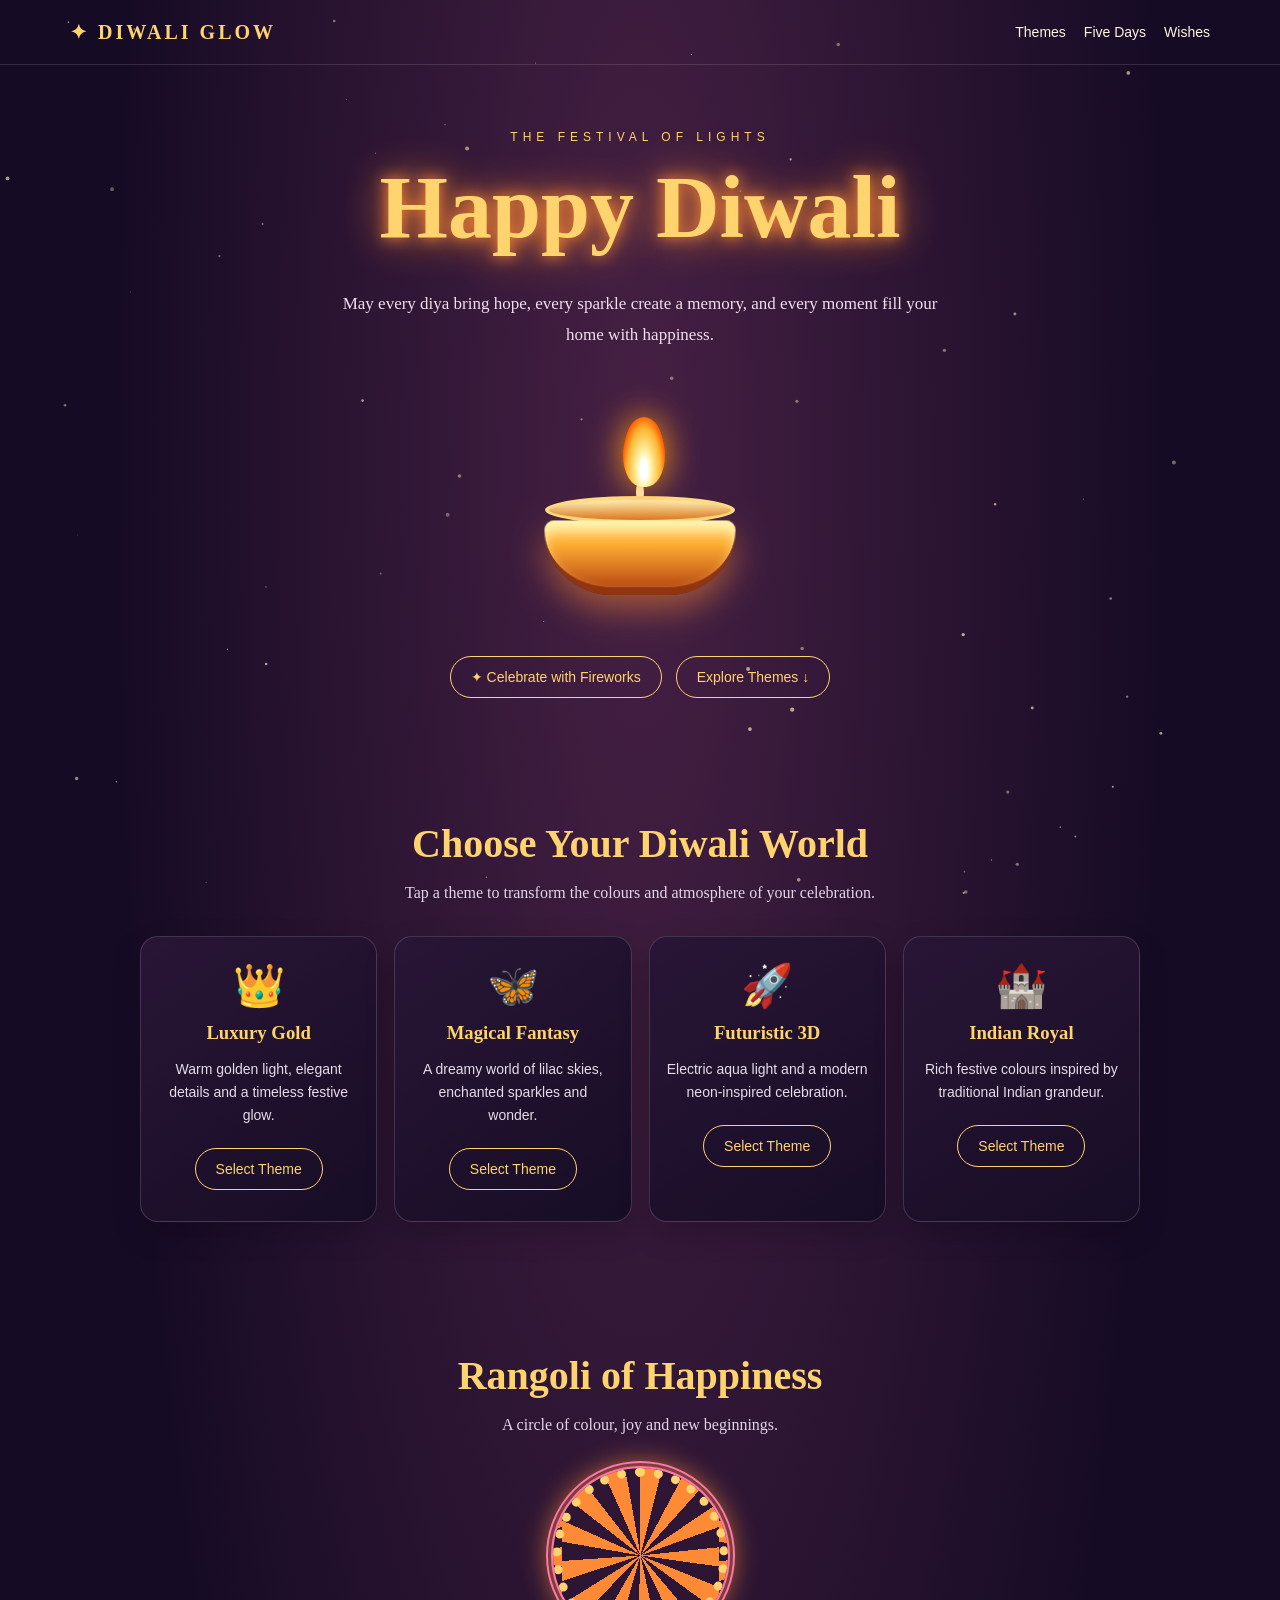
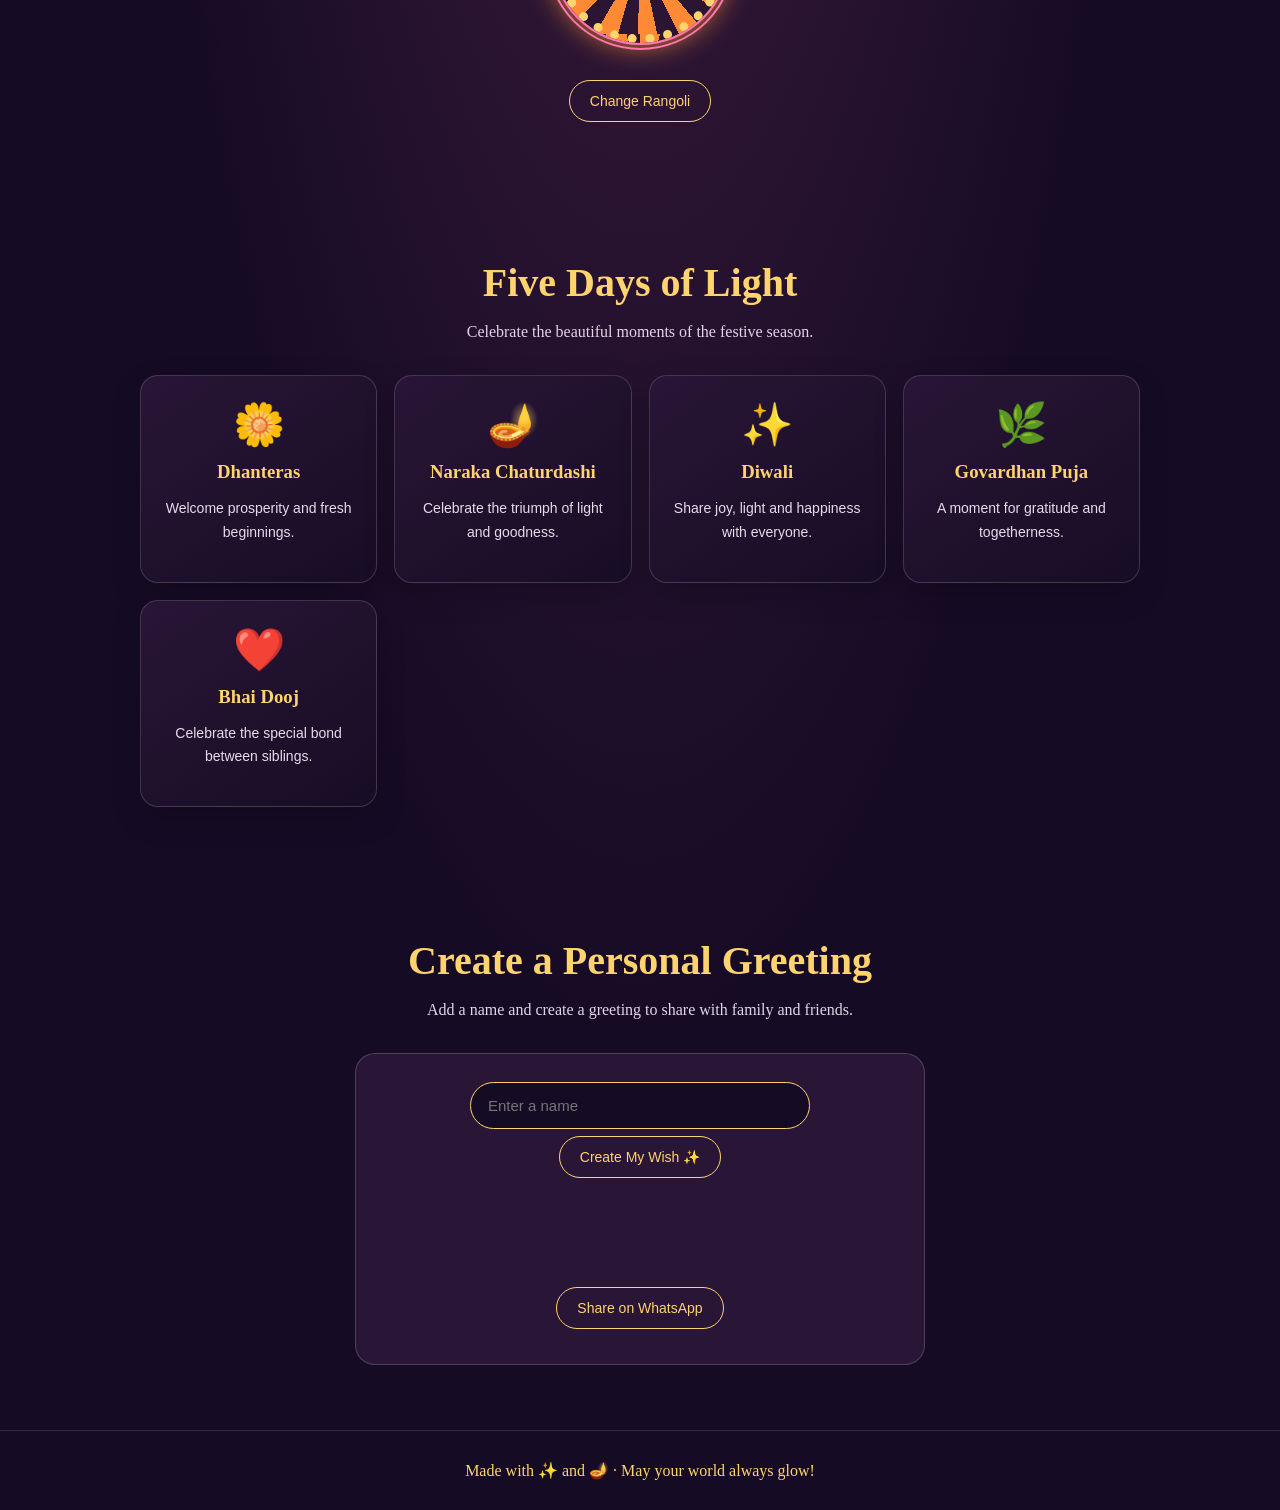
<file: index.html>
<!DOCTYPE html>
<html lang="en">
<head>
<meta charset="UTF-8">
<meta name="viewport" content="width=device-width, initial-scale=1.0">
<meta name="theme-color" content="#160b25">
<title>Diwali Glow</title>
<style>
:root{--bg:#160b25;--panel:#291536;--gold:#ffd36e;--accent:#ff8a35;--pink:#ff75ad;--text:#fff5e5}
*{box-sizing:border-box}html{scroll-behavior:smooth}
body{margin:0;background:radial-gradient(ellipse at 50% 15%,#462044 0%,var(--bg) 58%);color:var(--text);font-family:Georgia,serif;overflow-x:hidden}
body.fantasy{--bg:#10103a;--panel:#24245c;--gold:#d8b4ff;--accent:#9b5de5;--pink:#ff9de2}
body.future{--bg:#031d2c;--panel:#073b4c;--gold:#62ffe3;--accent:#00b4d8;--pink:#80eaff}
body.royal{--bg:#2b1016;--panel:#4a1c22;--gold:#ffd166;--accent:#d97706;--pink:#f4a261}
#sky{position:fixed;inset:0;pointer-events:none;z-index:0}
header,main,footer{position:relative;z-index:1}
header{display:flex;justify-content:space-between;align-items:center;padding:20px clamp(16px,6vw,70px);border-bottom:1px solid #ffffff20}
.brand{font-size:20px;letter-spacing:3px;color:var(--gold);font-weight:bold}
nav a{color:var(--text);text-decoration:none;margin-left:18px;font:14px Arial,sans-serif}
.hero{min-height:650px;display:flex;align-items:center;justify-content:center;flex-direction:column;text-align:center;padding:65px 18px 50px}
.eyebrow{letter-spacing:5px;color:var(--gold);font:12px Arial,sans-serif}
h1{font-size:clamp(44px,9vw,88px);line-height:1.05;margin:18px 0;color:var(--gold);text-shadow:0 0 15px var(--accent),0 0 42px var(--accent);animation:glow 2.2s ease-in-out infinite alternate}
@keyframes glow{to{text-shadow:0 0 24px var(--pink),0 0 65px var(--accent)}}
.hero p{max-width:600px;line-height:1.8;color:#f1dfed;font-size:17px}
.diya-scene{height:245px;width:260px;position:relative;perspective:700px;margin:18px auto}
.diya{position:absolute;left:35px;bottom:35px;width:190px;height:100px;transform-style:preserve-3d;animation:float 4s ease-in-out infinite}
.bowl{position:absolute;bottom:0;width:190px;height:76px;border-radius:15px 15px 100px 100px;background:linear-gradient(#ffe59a 0%,#ffad32 35%,#b94b13 100%);border-bottom:8px solid #8f3511;box-shadow:0 15px 35px #ff8a3580,inset 0 8px 12px #fff4b0;transform:rotateX(-8deg)}
.rim{position:absolute;top:0;width:190px;height:28px;border-radius:50%;background:linear-gradient(#fff2bb,#d8781c);border:4px solid #ffdc82}
.wick{position:absolute;top:-15px;left:91px;width:8px;height:23px;background:#fff0bd;border-radius:50%}
.flame{position:absolute;z-index:2;top:-79px;left:78px;width:42px;height:70px;border-radius:50% 50% 45% 45%;transform-origin:bottom;background:radial-gradient(ellipse at 50% 75%,#fff 0 12%,#fff1a3 25%,#ffb32e 56%,#ff5a00 74%,transparent 76%);filter:drop-shadow(0 0 17px #ff9b19);animation:flicker .55s infinite alternate}
@keyframes flicker{to{transform:rotate(7deg) scale(1.08)}}@keyframes float{50%{transform:translateY(-13px) rotateY(9deg)}}
button{border:1px solid var(--gold);border-radius:30px;padding:12px 20px;margin:7px;background:transparent;color:var(--gold);font-size:14px;cursor:pointer;transition:.25s}
button:hover{background:var(--gold);color:#1b1020;box-shadow:0 0 20px var(--accent);transform:translateY(-2px)}
section{padding:65px 18px;text-align:center}h2{font-size:clamp(28px,5vw,40px);color:var(--gold);margin:0 0 12px}
.lead{max-width:650px;margin:0 auto 30px;color:#e3d5e8;line-height:1.7}
.grid{max-width:1000px;margin:auto;display:grid;grid-template-columns:repeat(auto-fit,minmax(190px,1fr));gap:17px}
.card{background:linear-gradient(145deg,var(--panel),#170d25);border:1px solid #ffffff28;border-radius:18px;padding:24px 17px;box-shadow:0 12px 30px #0003;transition:.3s}
.card:hover{transform:translateY(-7px);border-color:var(--gold);box-shadow:0 0 24px #ffb52e35}
.emoji{font-size:42px;margin-bottom:12px}.card h3{color:var(--gold);margin:5px 0 10px}.card p{font:14px/1.65 Arial,sans-serif;color:#e6dce9}
.rangoli{width:175px;height:175px;margin:30px auto;border-radius:50%;border:9px dotted var(--gold);outline:7px double var(--pink);background:repeating-conic-gradient(var(--accent) 0 14deg,transparent 14deg 28deg);box-shadow:0 0 30px var(--accent);animation:spin 20s linear infinite}
@keyframes spin{to{transform:rotate(360deg)}}
.wishbox{max-width:570px;margin:auto;padding:28px 18px;background:var(--panel);border:1px solid #ffffff30;border-radius:20px}
input{width:min(90%,340px);padding:14px 17px;border:1px solid var(--gold);border-radius:28px;background:#160b25;color:white;font-size:15px;outline:none}
#wish{min-height:55px;margin:20px auto;color:var(--gold);font-size:19px;line-height:1.6}
footer{text-align:center;padding:30px 15px;border-top:1px solid #ffffff20;color:var(--gold)}
@media(max-width:600px){header{flex-direction:column;gap:14px}nav a{margin:0 8px}.hero{min-height:600px}}
</style>
</head>
<body>
<canvas id="sky"></canvas>
<header><div class="brand">✦ DIWALI GLOW</div><nav><a href="#themes">Themes</a><a href="#days">Five Days</a><a href="#wishbox">Wishes</a></nav></header>
<main>
<section class="hero">
<div class="eyebrow">THE FESTIVAL OF LIGHTS</div><h1>Happy Diwali</h1>
<p>May every diya bring hope, every sparkle create a memory, and every moment fill your home with happiness.</p>
<div class="diya-scene" aria-label="Animated glowing diya"><div class="diya"><div class="flame"></div><div class="wick"></div><div class="rim"></div><div class="bowl"></div></div></div>
<div><button onclick="burst()">✦ Celebrate with Fireworks</button><button onclick="document.querySelector('#themes').scrollIntoView({behavior:'smooth'})">Explore Themes ↓</button></div>
</section>
<section id="themes"><h2>Choose Your Diwali World</h2><p class="lead">Tap a theme to transform the colours and atmosphere of your celebration.</p>
<div class="grid">
<article class="card"><div class="emoji">👑</div><h3>Luxury Gold</h3><p>Warm golden light, elegant details and a timeless festive glow.</p><button onclick="setTheme('')">Select Theme</button></article>
<article class="card"><div class="emoji">🦋</div><h3>Magical Fantasy</h3><p>A dreamy world of lilac skies, enchanted sparkles and wonder.</p><button onclick="setTheme('fantasy')">Select Theme</button></article>
<article class="card"><div class="emoji">🚀</div><h3>Futuristic 3D</h3><p>Electric aqua light and a modern neon-inspired celebration.</p><button onclick="setTheme('future')">Select Theme</button></article>
<article class="card"><div class="emoji">🏰</div><h3>Indian Royal</h3><p>Rich festive colours inspired by traditional Indian grandeur.</p><button onclick="setTheme('royal')">Select Theme</button></article>
</div></section>
<section><h2>Rangoli of Happiness</h2><p class="lead">A circle of colour, joy and new beginnings.</p><div class="rangoli"></div><button onclick="newRangoli()">Change Rangoli</button></section>
<section id="days"><h2>Five Days of Light</h2><p class="lead">Celebrate the beautiful moments of the festive season.</p>
<div class="grid">
<article class="card"><div class="emoji">🌼</div><h3>Dhanteras</h3><p>Welcome prosperity and fresh beginnings.</p></article>
<article class="card"><div class="emoji">🪔</div><h3>Naraka Chaturdashi</h3><p>Celebrate the triumph of light and goodness.</p></article>
<article class="card"><div class="emoji">✨</div><h3>Diwali</h3><p>Share joy, light and happiness with everyone.</p></article>
<article class="card"><div class="emoji">🌿</div><h3>Govardhan Puja</h3><p>A moment for gratitude and togetherness.</p></article>
<article class="card"><div class="emoji">❤️</div><h3>Bhai Dooj</h3><p>Celebrate the special bond between siblings.</p></article>
</div></section>
<section id="wishbox"><h2>Create a Personal Greeting</h2><p class="lead">Add a name and create a greeting to share with family and friends.</p>
<div class="wishbox"><input id="person" type="text" maxlength="35" placeholder="Enter a name"><div><button onclick="makeWish()">Create My Wish ✨</button></div><div id="wish" aria-live="polite"></div><button onclick="shareWish()">Share on WhatsApp</button></div></section>
</main>
<footer>Made with ✨ and 🪔 · May your world always glow!</footer>
<script>
function setTheme(name){document.body.className=name}
const rangoli=document.querySelector('.rangoli');
const styles=['repeating-conic-gradient(#ff8a35 0 14deg,transparent 14deg 28deg)','repeating-conic-gradient(#9b5de5 0 14deg,#ff9de2 14deg 28deg,transparent 28deg 42deg)','repeating-conic-gradient(#00b4d8 0 14deg,#62ffe3 14deg 28deg,transparent 28deg 42deg)','repeating-conic-gradient(#d97706 0 14deg,#ffd166 14deg 28deg,transparent 28deg 42deg)','repeating-conic-gradient(#ff4d8d 0 14deg,#ffe66d 14deg 28deg,transparent 28deg 42deg)'];
let ri=0;function newRangoli(){ri=(ri+1)%styles.length;rangoli.style.background=styles[ri]}
function makeWish(){const name=document.getElementById('person').value.trim();if(!name){alert('Please enter a name first.');return}document.getElementById('wish').textContent='✨ Happy Diwali, '+name+'! May your days be bright, your heart be happy, and your year be filled with wonderful moments. 🪔'}
function shareWish(){const msg=document.getElementById('wish').textContent;if(!msg){alert('Create your greeting first.');return}window.open('https://wa.me/?text='+encodeURIComponent(msg),'_blank')}
const canvas=document.getElementById('sky'),ctx=canvas.getContext('2d');let W=0,H=0,particles=[],stars=[];
function resize(){W=canvas.width=innerWidth;H=canvas.height=innerHeight;stars=Array.from({length:65},()=>({x:Math.random()*W,y:Math.random()*H,r:Math.random()*1.7+.4,a:Math.random()}))}
addEventListener('resize',resize);resize();
function burst(){for(let k=0;k<3;k++){const x=Math.random()*W,y=Math.random()*H*.55;for(let i=0;i<55;i++){const a=Math.PI*2*i/55,s=Math.random()*3.8+1;particles.push({x,y,vx:Math.cos(a)*s,vy:Math.sin(a)*s,life:65,max:65,h:Math.random()*55+25})}}}
function animate(){ctx.clearRect(0,0,W,H);stars.forEach(s=>{s.a+=.025;ctx.globalAlpha=.3+.45*Math.abs(Math.sin(s.a));ctx.fillStyle='#fff2c6';ctx.beginPath();ctx.arc(s.x,s.y,s.r,0,Math.PI*2);ctx.fill()});ctx.globalAlpha=1;particles.forEach((p,i)=>{p.x+=p.vx;p.y+=p.vy;p.vy+=.025;p.life--;ctx.globalAlpha=Math.max(0,p.life/p.max);ctx.fillStyle='hsl('+p.h+',100%,65%)';ctx.beginPath();ctx.arc(p.x,p.y,2.2,0,Math.PI*2);ctx.fill();if(p.life<=0)particles.splice(i,1)});ctx.globalAlpha=1;requestAnimationFrame(animate)}
animate();
</script>
</body>
</html>
</file>
